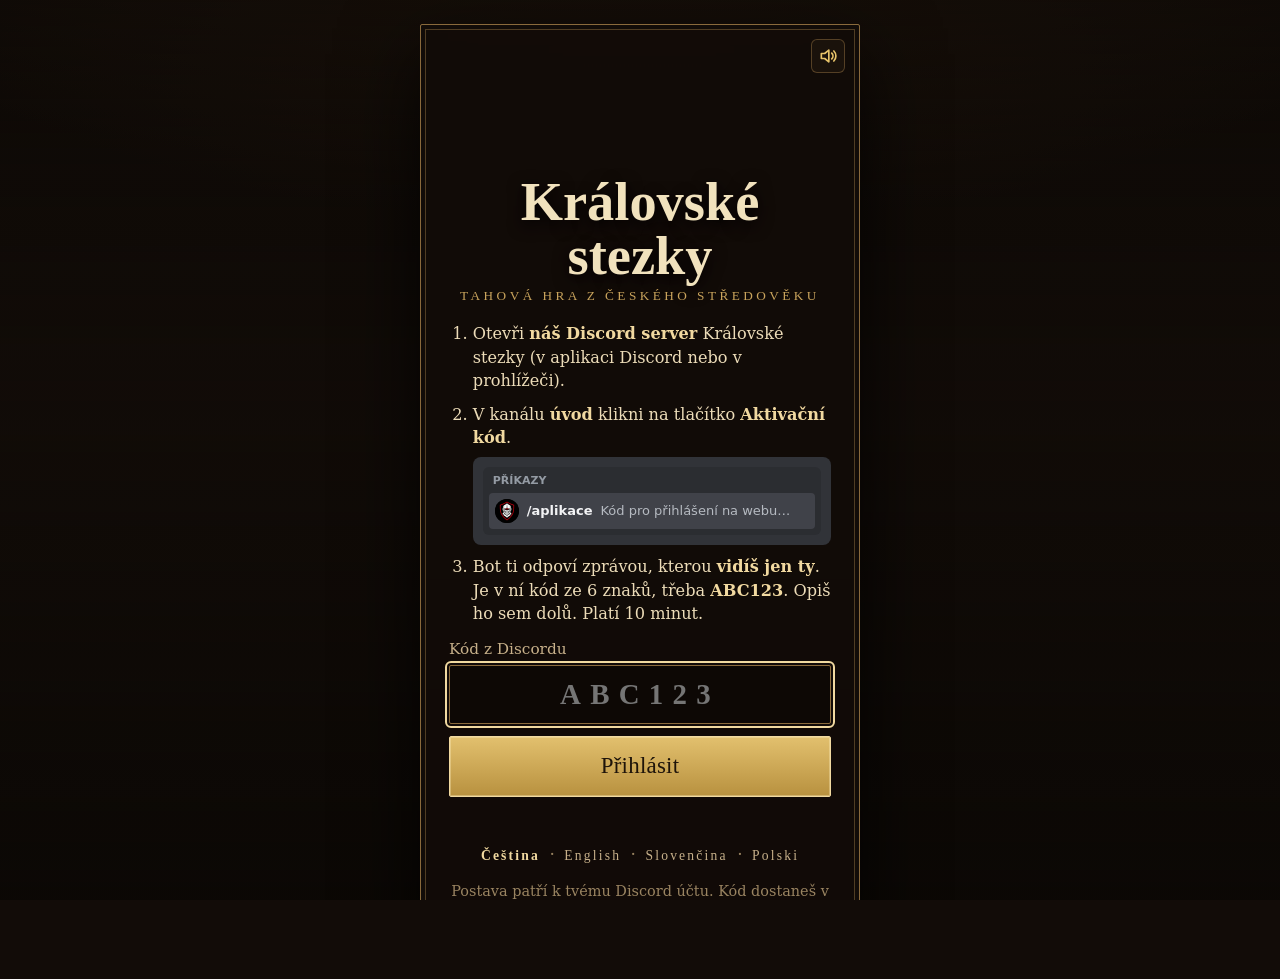
<file: index.html>
<!doctype html>
<!-- Královské stezky — webová hra. Podává ji bot (složka www/). API je stejné jako pro mobilní aplikaci.
     Když stránku nahraješ jinam (např. libricivitatis.eu vedle stezky-api.php), nastav data-api="stezky-api.php".
     data-img = adresa úložiště obrázků (GitHub Pages repozitáře kralovske-stezky-grafika); prázdné = složka img/.
     data-zvuk = adresa složky se zvuky a hudbou (repo grafiky, zvuk/); prázdné = vedle obrázků. -->
<html lang="cs" translate="no" data-api="https://libricivitatis.eu/stezky-api.php" data-img="https://novakpa92-cz.github.io/kralovske-stezky-grafika/img/" data-zvuk="https://novakpa92-cz.github.io/kralovske-stezky-grafika/zvuk/">
<head>
<meta charset="utf-8">
<meta name="google" content="notranslate">
<meta name="viewport" content="width=device-width,initial-scale=1,viewport-fit=cover">
<meta name="theme-color" content="#16110b">
<!-- r27-5: bezpečnost — stránka smí spouštět jen vlastní skripty a mluvit jen s herním serverem a úložištěm obrázků -->
<meta http-equiv="Content-Security-Policy" content="default-src 'self'; script-src 'self'; style-src 'self' 'unsafe-inline' https://fonts.googleapis.com; font-src 'self' https://fonts.gstatic.com; img-src 'self' data: blob: https://novakpa92-cz.github.io; media-src 'self' blob: https://novakpa92-cz.github.io; connect-src 'self' https://libricivitatis.eu https://novakpa92-cz.github.io; worker-src 'self'; manifest-src 'self'; object-src 'none'; base-uri 'none'; form-action 'self'; frame-src 'none'">
<meta name="referrer" content="no-referrer">
<meta name="description" content="Královské stezky — tahová hra z Kutnohorska 15. století. Hraje se v prohlížeči na počítači i v mobilu.">
<title>Královské stezky</title>
<link rel="icon" href="ikona-192.png">
<link rel="manifest" href="manifest.webmanifest">
<link rel="apple-touch-icon" href="apple-touch-icon.png">
<meta name="apple-mobile-web-app-capable" content="yes">
<meta name="mobile-web-app-capable" content="yes">
<meta name="apple-mobile-web-app-title" content="Stezky">
<link rel="preconnect" href="https://fonts.googleapis.com">
<link rel="preconnect" href="https://fonts.gstatic.com" crossorigin>
<link rel="stylesheet" href="https://fonts.googleapis.com/css2?family=Grenze+Gotisch:wght@500;700&family=Cinzel:wght@500;700&family=EB+Garamond:ital,wght@0,400;0,600;1,400&display=swap">
<link rel="stylesheet" href="hra.css">
</head>
<body>
<div id="app">
  <!-- přihlášení -->
  <section id="login" class="screen login" hidden>
    <div class="login-card">
      <button type="button" id="login-zvuk" class="tb-full tb-zvuk login-zvuk" title="Ztlumit / zapnout zvuk (M)" aria-label="Zvuk"><svg viewBox="0 0 24 24" width="20" height="20" fill="none" stroke="currentColor" stroke-width="2" stroke-linecap="round" stroke-linejoin="round"><path d="M4 9v6h4l5 4V5L8 9z"/><path class="zv-on" d="M16.5 8.5a5 5 0 0 1 0 7M19 6a8.5 8.5 0 0 1 0 12"/><path class="zv-off" d="M17 9l5 6M22 9l-5 6"/></svg></button>
      <div class="crest pecet" aria-hidden="true">KS</div>
      <h1 data-t="app_title">Královské stezky</h1>
      <p class="sub" data-t="app_sub">Tahová hra z českého středověku</p>
      <ol class="steps">
        <li data-t="login_1">Na Discordu v kanálu <b>úvod</b> klikni na <b>🔑 Aktivační kód</b></li>
        <li><span data-t="login_2">Bot ti soukromě pošle šestimístný kód</span>
          <div class="dc-ukazka" aria-hidden="true">
            <div class="dc-nabidka"><small>PŘÍKAZY</small><div class="dc-prikaz"><img class="dc-ik" src="logo-ks.png" alt=""><b>/aplikace</b><em>Kód pro přihlášení na webu…</em></div></div>
          </div></li>
        <li data-t="login_3">Kód opiš sem</li>
      </ol>
      <form id="login-form" autocomplete="off">
        <label for="code" class="lbl" data-t="code">Kód z Discordu</label>
        <input id="code" name="code" maxlength="8" inputmode="text" autocapitalize="characters" spellcheck="false" placeholder="ABC123" required>
        <div class="plocha-volba" id="plocha-login" hidden>
          <label class="plocha-chk"><input type="checkbox" id="plocha-chk-login" checked> <span data-t="home_icon">Přidat ikonu hry na plochu</span></label>
          <p class="plocha-zamek"><svg class="zamek-ik" viewBox="0 0 24 24" aria-hidden="true"><rect x="5" y="11" width="14" height="10" rx="2"/><path d="M8 11V8a4 4 0 0 1 8 0v3"/></svg> <span data-t="home_safe_login">Ikona jen otevře tuto stránku, nic se neinstaluje. Kód platí 10 minut a jen jednou — nikomu ho nedávej.</span></p>
        </div>
        <button class="btn primary big" type="submit" data-t="login">Přihlásit</button>
        <p id="login-msg" class="msg" role="alert"></p>
      </form>
      <div class="login-discord" id="login-discord" hidden>
        <p><b>Ještě tu nehraješ?</b> Hra tě pozná podle účtu na našem Discordu. Připoj se a v kanálu <b>úvod</b> si tlačítkem <b>🔑 Aktivační kód</b> vezmi kód. Postavu pak založíš tady.</p>
        <a class="btn discord" id="login-discord-a" href="#" target="_blank" rel="noopener"><svg viewBox="0 0 24 24" width="20" height="20" aria-hidden="true"><path fill="currentColor" d="M19.3 5.3A17 17 0 0 0 15 4l-.5 1a15.6 15.6 0 0 0-5 0L9 4a17 17 0 0 0-4.3 1.3C2 9.3 1.3 13.2 1.6 17a17.3 17.3 0 0 0 5.3 2.7l1.1-1.8c-.6-.2-1.2-.5-1.8-.9l.4-.3a12.3 12.3 0 0 0 10.8 0l.4.3c-.6.4-1.2.7-1.8.9l1.1 1.8a17.2 17.2 0 0 0 5.3-2.7c.4-4.4-.7-8.2-3.1-11.7zM8.7 14.7c-1 0-1.9-1-1.9-2.1s.8-2.1 1.9-2.1 1.9 1 1.9 2.1-.8 2.1-1.9 2.1zm6.6 0c-1 0-1.9-1-1.9-2.1s.8-2.1 1.9-2.1 1.9 1 1.9 2.1-.8 2.1-1.9 2.1z"/></svg> Přidat se na náš Discord</a>
      </div>
      <details class="login-heslo" id="login-heslo" hidden><summary>Přihlásit jménem a heslem</summary>
        <form id="login-pw" autocomplete="on">
          <label for="pw-name" class="lbl">Jméno</label>
          <input id="pw-name" name="username" autocomplete="username" maxlength="40" spellcheck="false" required>
          <label for="pw-pass" class="lbl">Heslo</label>
          <input id="pw-pass" name="password" type="password" autocomplete="current-password" maxlength="200" required>
          <button class="btn primary" type="submit">Přihlásit heslem</button>
          <p class="plocha-zamek">Heslo si nastavíš na Discordu příkazem <b>/heslo</b>. Ve hře se ukládá jen jeho otisk.</p>
          <p id="pw-msg" class="msg" role="alert"></p>
        </form></details>
      <div class="lang-row">
        <button type="button" class="link" data-lang="cs">Čeština</button> ·
        <button type="button" class="link" data-lang="en">English</button> ·
        <button type="button" class="link" data-lang="sk">Slovenčina</button> ·
        <button type="button" class="link" data-lang="pl">Polski</button>
      </div>
      <p class="fine" data-t="login_note">Postava patří k tvému Discord účtu.</p>
    </div>
  </section>

  <!-- r27-4: načítací obrazovka po přihlášení (podle načítání na serveru) -->
  <section id="nacitani" class="screen nacitani" hidden aria-live="polite">
    <div class="n-stred"><span class="pecet n-pecet" aria-hidden="true">KS</span><h1>Královské stezky</h1><p class="n-pod">Tahová hra z českého středověku</p></div>
    <div class="n-lista">
      <div class="n-vlevo">
        <p class="n-kraj"><i>◆</i> <span class="n-rok">Kutnohorsko · Léta Páně 1403</span> <i>◆</i></p>
        <div class="spread"><h2 class="n-stav">Otevírá se městská brána…</h2><b class="n-proc">0 %</b></div>
        <div class="n-cesta"><div class="n-linka"><i></i></div><span class="pecet n-znak" aria-hidden="true"></span>
          <ol class="n-zastavky"><li>Brána</li><li>Glejt</li><li>Vyhlášky</li><li>Město</li></ol></div>
      </div>
      <div class="n-vpravo"><p class="n-kraj"><i>◆</i> <span class="n-rada-h">Rada pro cestu</span></p><p class="n-rada"></p><p class="n-drobne">Stájník ještě čistí latrínu po noční změně…</p></div>
    </div>
  </section>

  <!-- hra -->
  <section id="game" class="screen" hidden>
    <header class="topbar">
      <div class="brand"><span class="pecet" aria-hidden="true">KS</span> <span data-t="app_title">Královské stezky</span></div>
      <div class="who">
        <span id="tb-name" class="tb-name"></span>
        <span id="tb-level" class="pill"></span>
        <span id="tb-coins" class="pill gold"></span>
      </div>
      <div class="tb-cas">
        <span id="tb-clock" class="tb-clock"></span>
        <span id="tb-sky" class="tb-clock"></span>
      <button type="button" id="tb-zvuk" class="tb-full tb-zvuk" title="Ztlumit / zapnout zvuk (M)" aria-label="Zvuk"><svg viewBox="0 0 24 24" width="20" height="20" fill="none" stroke="currentColor" stroke-width="2" stroke-linecap="round" stroke-linejoin="round"><path d="M4 9v6h4l5 4V5L8 9z"/><path class="zv-on" d="M16.5 8.5a5 5 0 0 1 0 7M19 6a8.5 8.5 0 0 1 0 12"/><path class="zv-off" d="M17 9l5 6M22 9l-5 6"/></svg></button>
      <button type="button" id="tb-full" class="tb-full" title="Celá obrazovka (F)" aria-label="Celá obrazovka"><svg viewBox="0 0 24 24" width="20" height="20" fill="none" stroke="currentColor" stroke-width="2" stroke-linecap="round"><path class="fs-on" d="M4 9V4h5M20 9V4h-5M4 15v5h5M20 15v5h-5"/><path class="fs-off" d="M9 4v5H4M15 4v5h5M9 20v-5H4M15 20v-5h5"/></svg></button>
      </div>
    </header>
    <nav class="tabs" aria-label="Menu">
      <button data-tab="novy" hidden><span aria-hidden="true">✒️</span><b>Nový dobrodruh</b></button>
      <button data-tab="mesto"><span aria-hidden="true">🏰</span><b data-t="nav_town">Město</b></button>
      <button data-tab="hero"><span aria-hidden="true">🛡️</span><b data-t="nav_hero">Postava</b></button>
      <button data-tab="bag"><span aria-hidden="true">🎒</span><b data-t="nav_bag">Výbava</b></button>
      <button data-tab="pet"><span aria-hidden="true">🐾</span><b data-t="nav_pet">Mazlíček</b></button>
      <button data-tab="denik"><span aria-hidden="true">📖</span><b data-t="nav_denik">Deník</b></button>
      <button data-tab="more"><span aria-hidden="true">☰</span><b data-t="nav_more">Ostatní</b></button>
      <button data-tab="admin" hidden><span aria-hidden="true">⚙️</span><b data-t="nav_admin">Admin</b></button>
    </nav>
    <main id="view" tabindex="-1"></main>
  </section>

  <div id="toast" class="toast" role="status" aria-live="polite"></div>
  <div id="busy" class="busy" hidden><span></span></div>
</div>
<script src="scena.js"></script>
<script src="postava.js"></script>
<script src="zvuk.js"></script>
<script src="jazyky.js"></script>
<script src="obsah-jazyky.js"></script>
<script src="kampan.js"></script>
<script src="hra.js"></script>
</body>
</html>
</file>
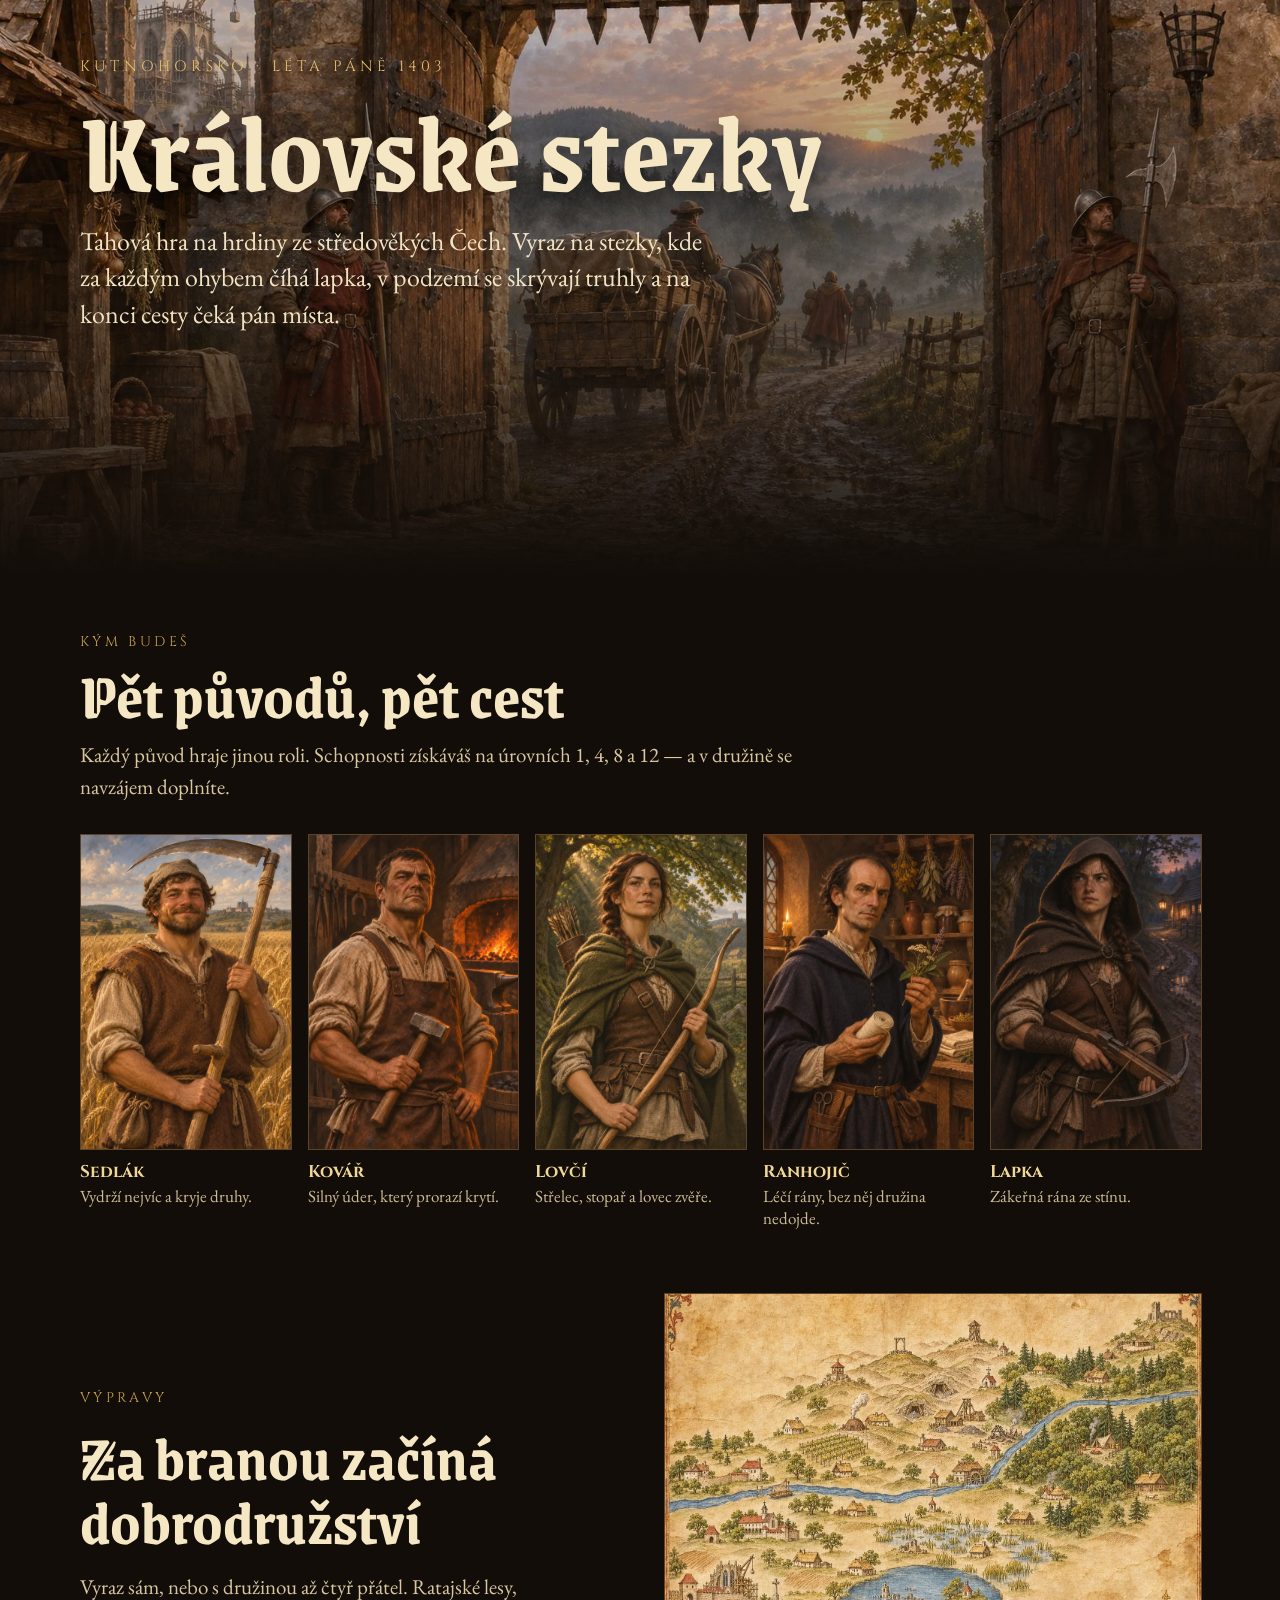
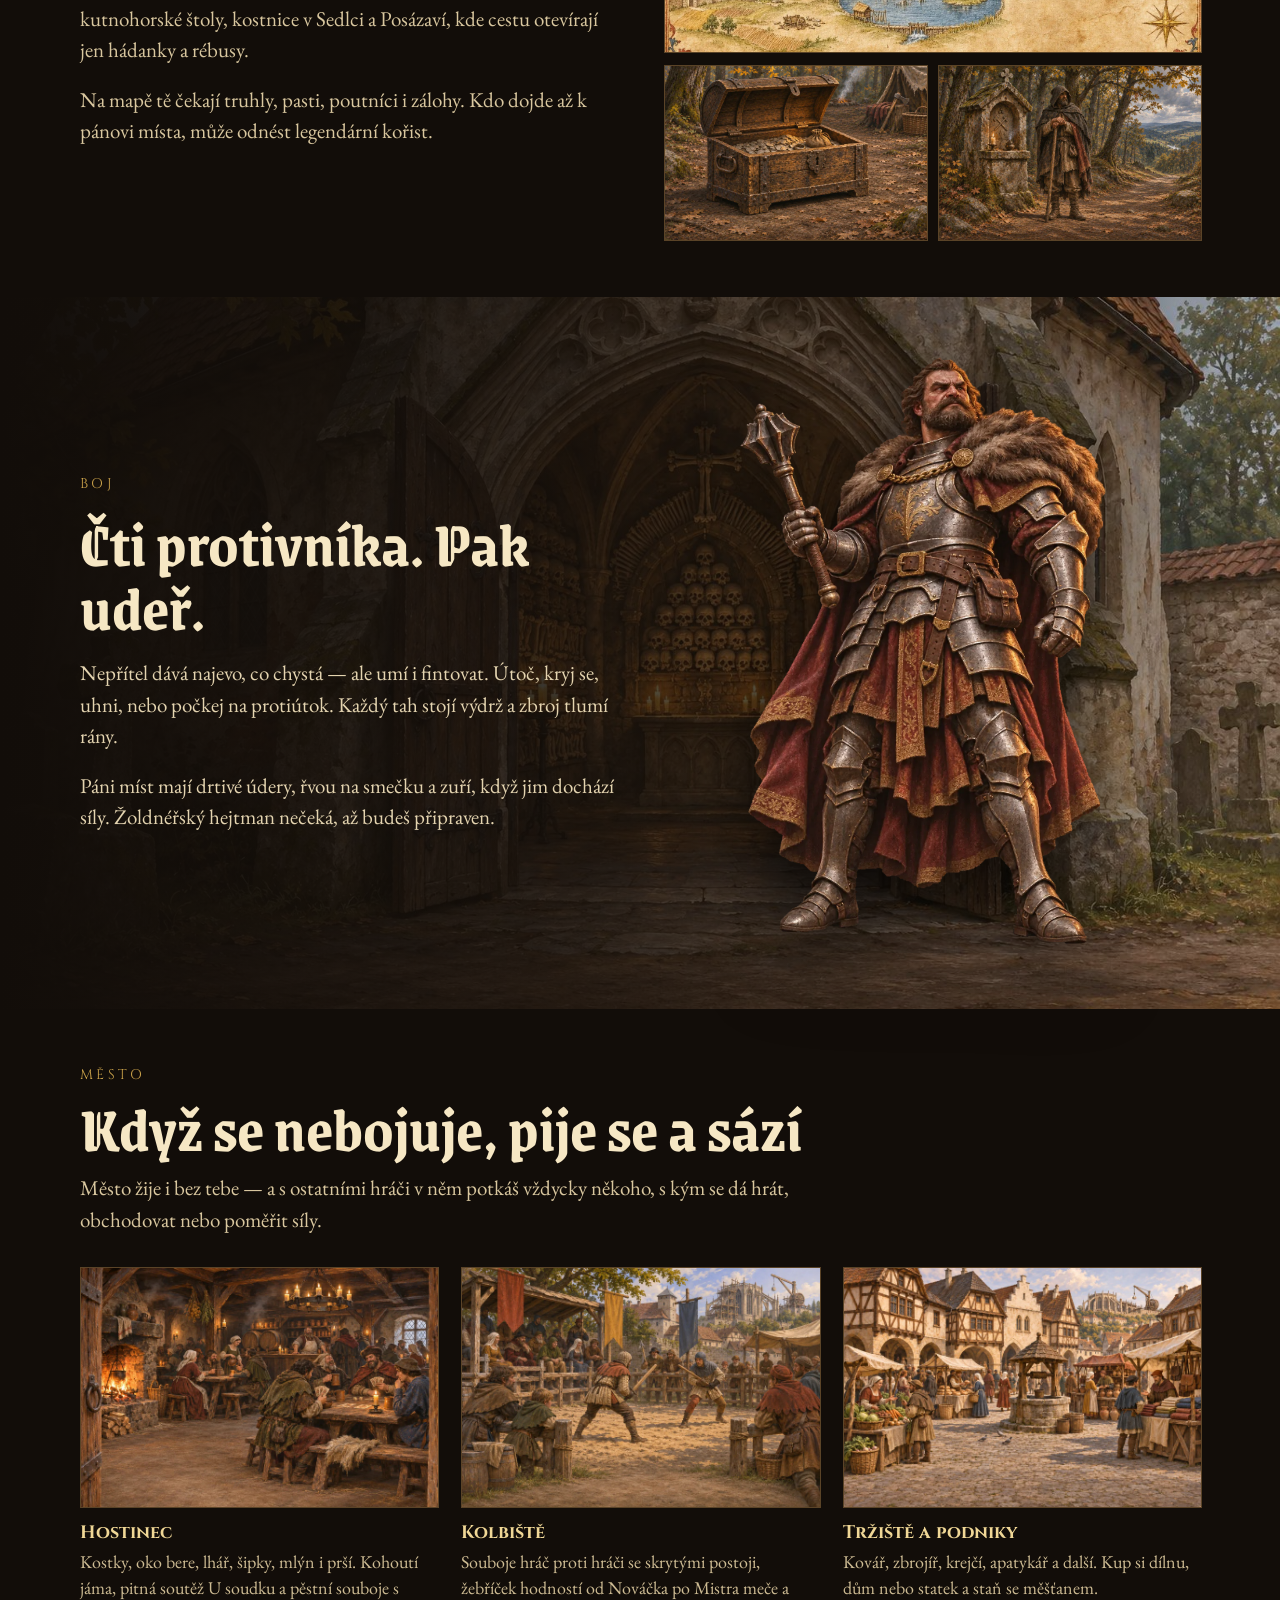
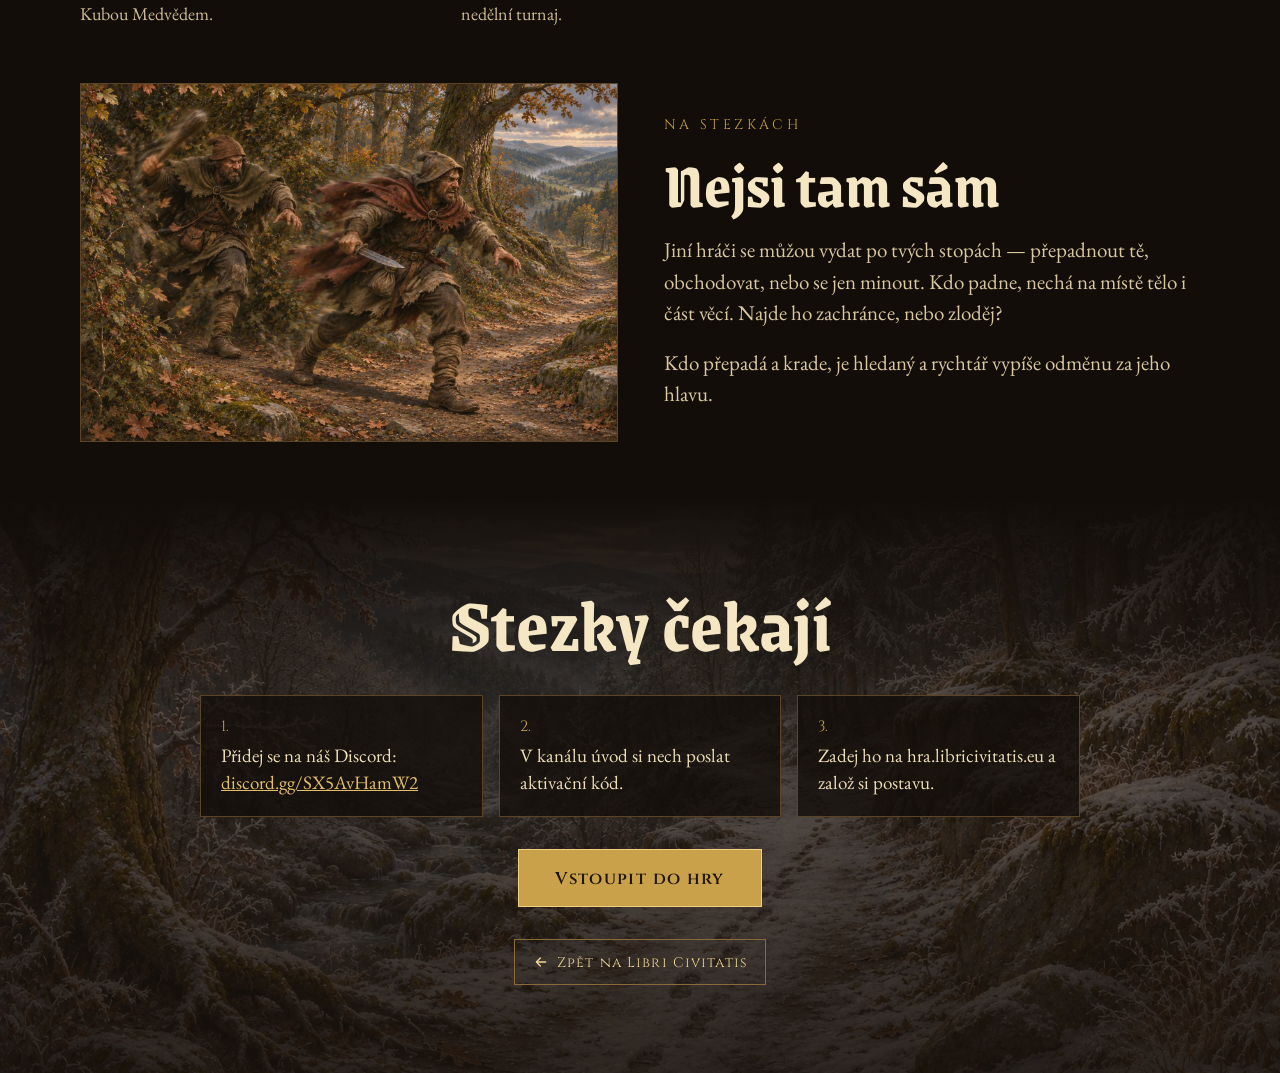
<file: promo/index.html>
<!doctype html>
<html lang="cs">
<head>
<meta charset="utf-8">
<meta name="viewport" content="width=device-width, initial-scale=1">
<title>Královské stezky — tahová hra na hrdiny z Kutnohorska roku 1403</title>
<meta name="description" content="Tahová hra na hrdiny ze středověkých Čech. Výpravy, družiny, boj, kolbiště a hostinec. Hraje se v prohlížeči na PC i v mobilu.">
<meta property="og:title" content="Královské stezky">
<meta property="og:description" content="Tahová hra na hrdiny z Kutnohorska roku 1403. Hraje se v prohlížeči na PC i v mobilu.">
<meta property="og:image" content="https://hra.libricivitatis.eu/promo/img/hero.jpg">
<meta property="og:type" content="website">
<link rel="icon" href="../ikona-192.png">
<link rel="preconnect" href="https://fonts.googleapis.com">
<link href="https://fonts.googleapis.com/css2?family=Grenze+Gotisch:wght@500;700&amp;family=EB+Garamond:ital,wght@0,400;0,600;1,400&amp;family=Cinzel:wght@600&amp;display=swap" rel="stylesheet">
<style>
body{margin:0;background:#120d09}
a{color:#e2bf6a}a:hover{color:#f3d68e}
.ks-hero{background-image:linear-gradient(180deg,rgba(18,13,9,.15) 0%,rgba(18,13,9,.55) 55%,#120d09 100%),url(img/hero.jpg);background-size:cover;background-position:center 35%}
.ks-boj{background-image:linear-gradient(90deg,#120d09 0%,rgba(18,13,9,.82) 45%,rgba(18,13,9,.2) 100%),url(img/vyprava1.jpg);background-size:cover;background-position:center}
.ks-zaver{background-image:linear-gradient(180deg,#120d09 0%,rgba(18,13,9,.6) 40%,rgba(18,13,9,.85) 100%),url(img/zima.jpg);background-size:cover;background-position:center}
</style>
</head>
<body>
<div style="font-family:'EB Garamond',Georgia,serif;color:#ecdcb8;background:#120d09;display:flex;flex-direction:column">

<section class="ks-hero" style="min-height:480px;display:flex;flex-direction:column;justify-content:flex-start;padding:56px 24px 40px">
<div style="max-width:1120px;width:100%;margin:0 auto;display:flex;flex-direction:column;gap:20px">
<p style="margin:0;font-family:Cinzel,serif;font-size:15px;letter-spacing:.28em;text-transform:uppercase;color:#e2bf6a">Kutnohorsko · Léta Páně 1403</p>
<h1 style="margin:0;font-family:'Grenze Gotisch',Georgia,serif;font-weight:700;font-size:clamp(64px,9vw,128px);line-height:.92;color:#f6e7c4;text-shadow:0 4px 30px rgba(0,0,0,.7)">Královské stezky</h1>
<p style="margin:0;max-width:640px;font-size:clamp(21px,2.2vw,26px);line-height:1.4;color:#f1e3c3;text-wrap:pretty">Tahová hra na hrdiny ze středověkých Čech. Vyraz na stezky, kde za každým ohybem číhá lapka, v podzemí se skrývají truhly a na konci cesty čeká pán místa.</p>

</div>
</section>

<section style="padding:56px 24px">
<div style="max-width:1120px;margin:0 auto;display:flex;flex-direction:column;gap:32px">
<div style="display:flex;flex-direction:column;gap:12px;max-width:720px">
<p style="margin:0;font-family:Cinzel,serif;font-size:14px;letter-spacing:.24em;text-transform:uppercase;color:#c9a14a">Kým budeš</p>
<h2 style="margin:0;font-family:'Grenze Gotisch',Georgia,serif;font-weight:700;font-size:clamp(44px,5vw,64px);line-height:1;color:#f6e7c4">Pět původů, pět cest</h2>
<p style="margin:0;font-size:21px;line-height:1.5;color:#d9c79f">Každý původ hraje jinou roli. Schopnosti získáváš na úrovních 1, 4, 8 a 12 — a v družině se navzájem doplníte.</p>
</div>
<div style="display:grid;grid-template-columns:repeat(auto-fit,minmax(min(190px,100%),1fr));gap:18px">
<figure style="margin:0;display:flex;flex-direction:column;gap:10px"><img loading="lazy" src="img/sedlak.jpg" alt="Sedlák s kosou na poli" style="width:100%;aspect-ratio:2/3;object-fit:cover;border:1px solid #5a4327"><figcaption style="display:flex;flex-direction:column;gap:2px"><strong style="font-family:Cinzel,serif;font-size:17px;color:#f0d796">Sedlák</strong><span style="font-size:17px;color:#cdbb93">Vydrží nejvíc a kryje druhy.</span></figcaption></figure>
<figure style="margin:0;display:flex;flex-direction:column;gap:10px"><img loading="lazy" src="img/kovar.jpg" alt="Kovář s kladivem u výhně" style="width:100%;aspect-ratio:2/3;object-fit:cover;border:1px solid #5a4327"><figcaption style="display:flex;flex-direction:column;gap:2px"><strong style="font-family:Cinzel,serif;font-size:17px;color:#f0d796">Kovář</strong><span style="font-size:17px;color:#cdbb93">Silný úder, který prorazí krytí.</span></figcaption></figure>
<figure style="margin:0;display:flex;flex-direction:column;gap:10px"><img loading="lazy" src="img/lovci.jpg" alt="Lovčí s lukem v lese" style="width:100%;aspect-ratio:2/3;object-fit:cover;border:1px solid #5a4327"><figcaption style="display:flex;flex-direction:column;gap:2px"><strong style="font-family:Cinzel,serif;font-size:17px;color:#f0d796">Lovčí</strong><span style="font-size:17px;color:#cdbb93">Střelec, stopař a lovec zvěře.</span></figcaption></figure>
<figure style="margin:0;display:flex;flex-direction:column;gap:10px"><img loading="lazy" src="img/ranhojic.jpg" alt="Ranhojič s bylinami" style="width:100%;aspect-ratio:2/3;object-fit:cover;border:1px solid #5a4327"><figcaption style="display:flex;flex-direction:column;gap:2px"><strong style="font-family:Cinzel,serif;font-size:17px;color:#f0d796">Ranhojič</strong><span style="font-size:17px;color:#cdbb93">Léčí rány, bez něj družina nedojde.</span></figcaption></figure>
<figure style="margin:0;display:flex;flex-direction:column;gap:10px"><img loading="lazy" src="img/lapka.jpg" alt="Lapka v kápi s kuší" style="width:100%;aspect-ratio:2/3;object-fit:cover;border:1px solid #5a4327"><figcaption style="display:flex;flex-direction:column;gap:2px"><strong style="font-family:Cinzel,serif;font-size:17px;color:#f0d796">Lapka</strong><span style="font-size:17px;color:#cdbb93">Zákeřná rána ze stínu.</span></figcaption></figure>
</div>
</div>
</section>

<section style="padding:8px 24px 56px">
<div style="max-width:1120px;margin:0 auto;display:grid;grid-template-columns:repeat(auto-fit,minmax(min(460px,100%),1fr));gap:48px;align-items:center">
<div style="display:flex;flex-direction:column;gap:18px">
<p style="margin:0;font-family:Cinzel,serif;font-size:14px;letter-spacing:.24em;text-transform:uppercase;color:#c9a14a">Výpravy</p>
<h2 style="margin:0;font-family:'Grenze Gotisch',Georgia,serif;font-weight:700;font-size:clamp(44px,5vw,64px);line-height:1;color:#f6e7c4">Za branou začíná dobrodružství</h2>
<p style="margin:0;font-size:21px;line-height:1.5;color:#d9c79f">Vyraz sám, nebo s družinou až čtyř přátel. Ratajské lesy, kutnohorské štoly, kostnice v Sedlci a Posázaví, kde cestu otevírají jen hádanky a rébusy.</p>
<p style="margin:0;font-size:21px;line-height:1.5;color:#d9c79f">Na mapě tě čekají truhly, pasti, poutníci i zálohy. Kdo dojde až k pánovi místa, může odnést legendární kořist.</p>
</div>
<div style="display:grid;grid-template-columns:repeat(2,minmax(0,1fr));gap:12px">
<img loading="lazy" src="img/mapasedlec.jpg" alt="Ručně kreslená mapa Sedlecka" style="grid-column:1 / -1;width:100%;aspect-ratio:3/2;object-fit:cover;border:1px solid #5a4327">
<img loading="lazy" src="img/truhla.jpg" alt="Otevřená truhla plná grošů" style="width:100%;aspect-ratio:3/2;object-fit:cover;border:1px solid #5a4327">
<img loading="lazy" src="img/hadanka.jpg" alt="Poutník u boží muky klade hádanku" style="width:100%;aspect-ratio:3/2;object-fit:cover;border:1px solid #5a4327">
</div>
</div>
</section>

<section class="ks-boj" style="padding:56px 24px">
<div style="max-width:1120px;margin:0 auto;display:grid;grid-template-columns:repeat(auto-fit,minmax(min(440px,100%),1fr));gap:32px;align-items:center">
<div style="display:flex;flex-direction:column;gap:18px">
<p style="margin:0;font-family:Cinzel,serif;font-size:14px;letter-spacing:.24em;text-transform:uppercase;color:#c9a14a">Boj</p>
<h2 style="margin:0;font-family:'Grenze Gotisch',Georgia,serif;font-weight:700;font-size:clamp(44px,5vw,64px);line-height:1;color:#f6e7c4">Čti protivníka. Pak udeř.</h2>
<p style="margin:0;font-size:21px;line-height:1.5;color:#e4d4b0">Nepřítel dává najevo, co chystá — ale umí i fintovat. Útoč, kryj se, uhni, nebo počkej na protiútok. Každý tah stojí výdrž a zbroj tlumí rány.</p>
<p style="margin:0;font-size:21px;line-height:1.5;color:#e4d4b0">Páni míst mají drtivé údery, řvou na smečku a zuří, když jim dochází síly. Žoldnéřský hejtman nečeká, až budeš připraven.</p>
</div>
<div style="display:flex;justify-content:center">
<img loading="lazy" src="img/hejtman.webp" alt="Žoldnéřský hejtman v plátové zbroji s palcátem" style="width:100%;max-width:400px;height:auto;filter:drop-shadow(0 20px 40px rgba(0,0,0,.8))">
</div>
</div>
</section>

<section style="padding:56px 24px">
<div style="max-width:1120px;margin:0 auto;display:flex;flex-direction:column;gap:32px">
<div style="display:flex;flex-direction:column;gap:12px;max-width:760px">
<p style="margin:0;font-family:Cinzel,serif;font-size:14px;letter-spacing:.24em;text-transform:uppercase;color:#c9a14a">Město</p>
<h2 style="margin:0;font-family:'Grenze Gotisch',Georgia,serif;font-weight:700;font-size:clamp(44px,5vw,64px);line-height:1;color:#f6e7c4">Když se nebojuje, pije se a sází</h2>
<p style="margin:0;font-size:21px;line-height:1.5;color:#d9c79f">Město žije i bez tebe — a s ostatními hráči v něm potkáš vždycky někoho, s kým se dá hrát, obchodovat nebo poměřit síly.</p>
</div>
<div style="display:grid;grid-template-columns:repeat(auto-fit,minmax(min(320px,100%),1fr));gap:24px">
<figure style="margin:0;display:flex;flex-direction:column;gap:12px"><img loading="lazy" src="img/hostinec.jpg" alt="Hostinec plný hostů u krbu" style="width:100%;aspect-ratio:3/2;object-fit:cover;border:1px solid #5a4327"><figcaption style="display:flex;flex-direction:column;gap:4px"><strong style="font-family:Cinzel,serif;font-size:18px;color:#f0d796">Hostinec</strong><span style="font-size:18px;line-height:1.45;color:#cdbb93">Kostky, oko bere, lhář, šipky, mlýn i prší. Kohoutí jáma, pitná soutěž U soudku a pěstní souboje s Kubou Medvědem.</span></figcaption></figure>
<figure style="margin:0;display:flex;flex-direction:column;gap:12px"><img loading="lazy" src="img/kolbiste.jpg" alt="Kolbiště se šermíři a diváky" style="width:100%;aspect-ratio:3/2;object-fit:cover;border:1px solid #5a4327"><figcaption style="display:flex;flex-direction:column;gap:4px"><strong style="font-family:Cinzel,serif;font-size:18px;color:#f0d796">Kolbiště</strong><span style="font-size:18px;line-height:1.45;color:#cdbb93">Souboje hráč proti hráči se skrytými postoji, žebříček hodností od Nováčka po Mistra meče a nedělní turnaj.</span></figcaption></figure>
<figure style="margin:0;display:flex;flex-direction:column;gap:12px"><img loading="lazy" src="img/trziste.jpg" alt="Rušné tržiště se stánky" style="width:100%;aspect-ratio:3/2;object-fit:cover;border:1px solid #5a4327"><figcaption style="display:flex;flex-direction:column;gap:4px"><strong style="font-family:Cinzel,serif;font-size:18px;color:#f0d796">Tržiště a podniky</strong><span style="font-size:18px;line-height:1.45;color:#cdbb93">Kovář, zbrojíř, krejčí, apatykář a další. Kup si dílnu, dům nebo statek a staň se měšťanem.</span></figcaption></figure>
</div>
</div>
</section>

<section style="padding:0 24px 56px">
<div style="max-width:1120px;margin:0 auto;display:grid;grid-template-columns:repeat(auto-fit,minmax(min(460px,100%),1fr));gap:48px;align-items:center">
<img loading="lazy" src="img/prepadeni.jpg" alt="Lapkové přepadají poutníka na lesní cestě" style="width:100%;aspect-ratio:3/2;object-fit:cover;border:1px solid #5a4327">
<div style="display:flex;flex-direction:column;gap:18px">
<p style="margin:0;font-family:Cinzel,serif;font-size:14px;letter-spacing:.24em;text-transform:uppercase;color:#c9a14a">Na stezkách</p>
<h2 style="margin:0;font-family:'Grenze Gotisch',Georgia,serif;font-weight:700;font-size:clamp(44px,5vw,64px);line-height:1;color:#f6e7c4">Nejsi tam sám</h2>
<p style="margin:0;font-size:21px;line-height:1.5;color:#d9c79f">Jiní hráči se můžou vydat po tvých stopách — přepadnout tě, obchodovat, nebo se jen minout. Kdo padne, nechá na místě tělo i část věcí. Najde ho zachránce, nebo zloděj?</p>
<p style="margin:0;font-size:21px;line-height:1.5;color:#d9c79f">Kdo přepadá a krade, je hledaný a rychtář vypíše odměnu za jeho hlavu.</p>
</div>
</div>
</section>

<section class="ks-zaver" style="padding:88px 24px">
<div style="max-width:880px;margin:0 auto;display:flex;flex-direction:column;gap:32px;align-items:center;text-align:center">
<h2 style="margin:0;font-family:'Grenze Gotisch',Georgia,serif;font-weight:700;font-size:clamp(48px,6vw,80px);line-height:1;color:#f6e7c4">Stezky čekají</h2>
<ol style="margin:0;padding:0;list-style:none;display:grid;grid-template-columns:repeat(auto-fit,minmax(min(240px,100%),1fr));gap:16px;text-align:left;width:100%">
<li style="display:flex;flex-direction:column;gap:6px;padding:20px;background:rgba(18,13,9,.78);border:1px solid #5a4327"><span style="font-family:Cinzel,serif;font-size:15px;color:#c9a14a">1.</span><span style="font-size:19px;line-height:1.4">Přidej se na náš Discord: <a href="https://discord.gg/SX5AvHamW2">discord.gg/SX5AvHamW2</a></span></li>
<li style="display:flex;flex-direction:column;gap:6px;padding:20px;background:rgba(18,13,9,.78);border:1px solid #5a4327"><span style="font-family:Cinzel,serif;font-size:15px;color:#c9a14a">2.</span><span style="font-size:19px;line-height:1.4">V kanálu úvod si nech poslat aktivační kód.</span></li>
<li style="display:flex;flex-direction:column;gap:6px;padding:20px;background:rgba(18,13,9,.78);border:1px solid #5a4327"><span style="font-family:Cinzel,serif;font-size:15px;color:#c9a14a">3.</span><span style="font-size:19px;line-height:1.4">Zadej ho na hra.libricivitatis.eu a založ si postavu.</span></li>
</ol>
<p id="pocitadlo" hidden style="margin:0;font-size:20px;color:#e4d4b0"></p>
<a href="https://hra.libricivitatis.eu" style="display:inline-flex;align-items:center;min-height:56px;padding:0 36px;background:#c9a14a;color:#1d140c;font-family:Cinzel,serif;font-weight:600;font-size:17px;letter-spacing:.08em;text-decoration:none;border:1px solid #f0cf7d">Vstoupit do hry</a>
<a href="https://libricivitatis.eu" style="display:inline-flex;align-items:center;gap:8px;min-height:44px;padding:0 18px;background:transparent;border:1px solid #8a6a36;color:#f0d796;font-family:Cinzel,serif;font-size:14px;letter-spacing:.08em;text-decoration:none"><svg aria-hidden="true" width="16" height="16" viewBox="0 0 24 24" fill="none" stroke="currentColor" stroke-width="2" stroke-linecap="round" stroke-linejoin="round"><path d="M19 12H5M11 18l-6-6 6-6"/></svg>Zpět na Libri Civitatis</a>
</div>
</section>

</div>
<script>
/* Počítadlo návštěvníků: prohlížeč se ohlásí jako nový nejvýš jednou denně; číslo drží bot hry. */
(function () {
  var den = new Date().toISOString().slice(0, 10), novy = false;
  try { novy = localStorage.getItem("ks-promo-navsteva") !== den; } catch (e) { novy = true; }
  fetch("https://libricivitatis.eu/stezky-api.php", { method: "POST", headers: { "Content-Type": "application/json" }, body: JSON.stringify({ op: "promo", novy: novy }) })
    .then(function (r) { return r.json(); })
    .then(function (d) {
      if (!d || !d.ok) return;
      if (novy) { try { localStorage.setItem("ks-promo-navsteva", den); } catch (e) { /* bez úložiště */ } }   // započítáno až po úspěšné odpovědi
      if (!d.celkem) return;
      var n = d.celkem, c = n.toLocaleString("cs-CZ");
      var t = n === 1 ? "nahlédl už " + c + " dobrodruh" : (n >= 2 && n <= 4) ? "nahlédli už " + c + " dobrodruzi" : "nahlédlo už " + c + " dobrodruhů";
      var el = document.getElementById("pocitadlo");
      el.textContent = "Na stezky " + t + ".";
      el.hidden = false;
    }).catch(function () {});
})();
</script>
</body>
</html>
</file>
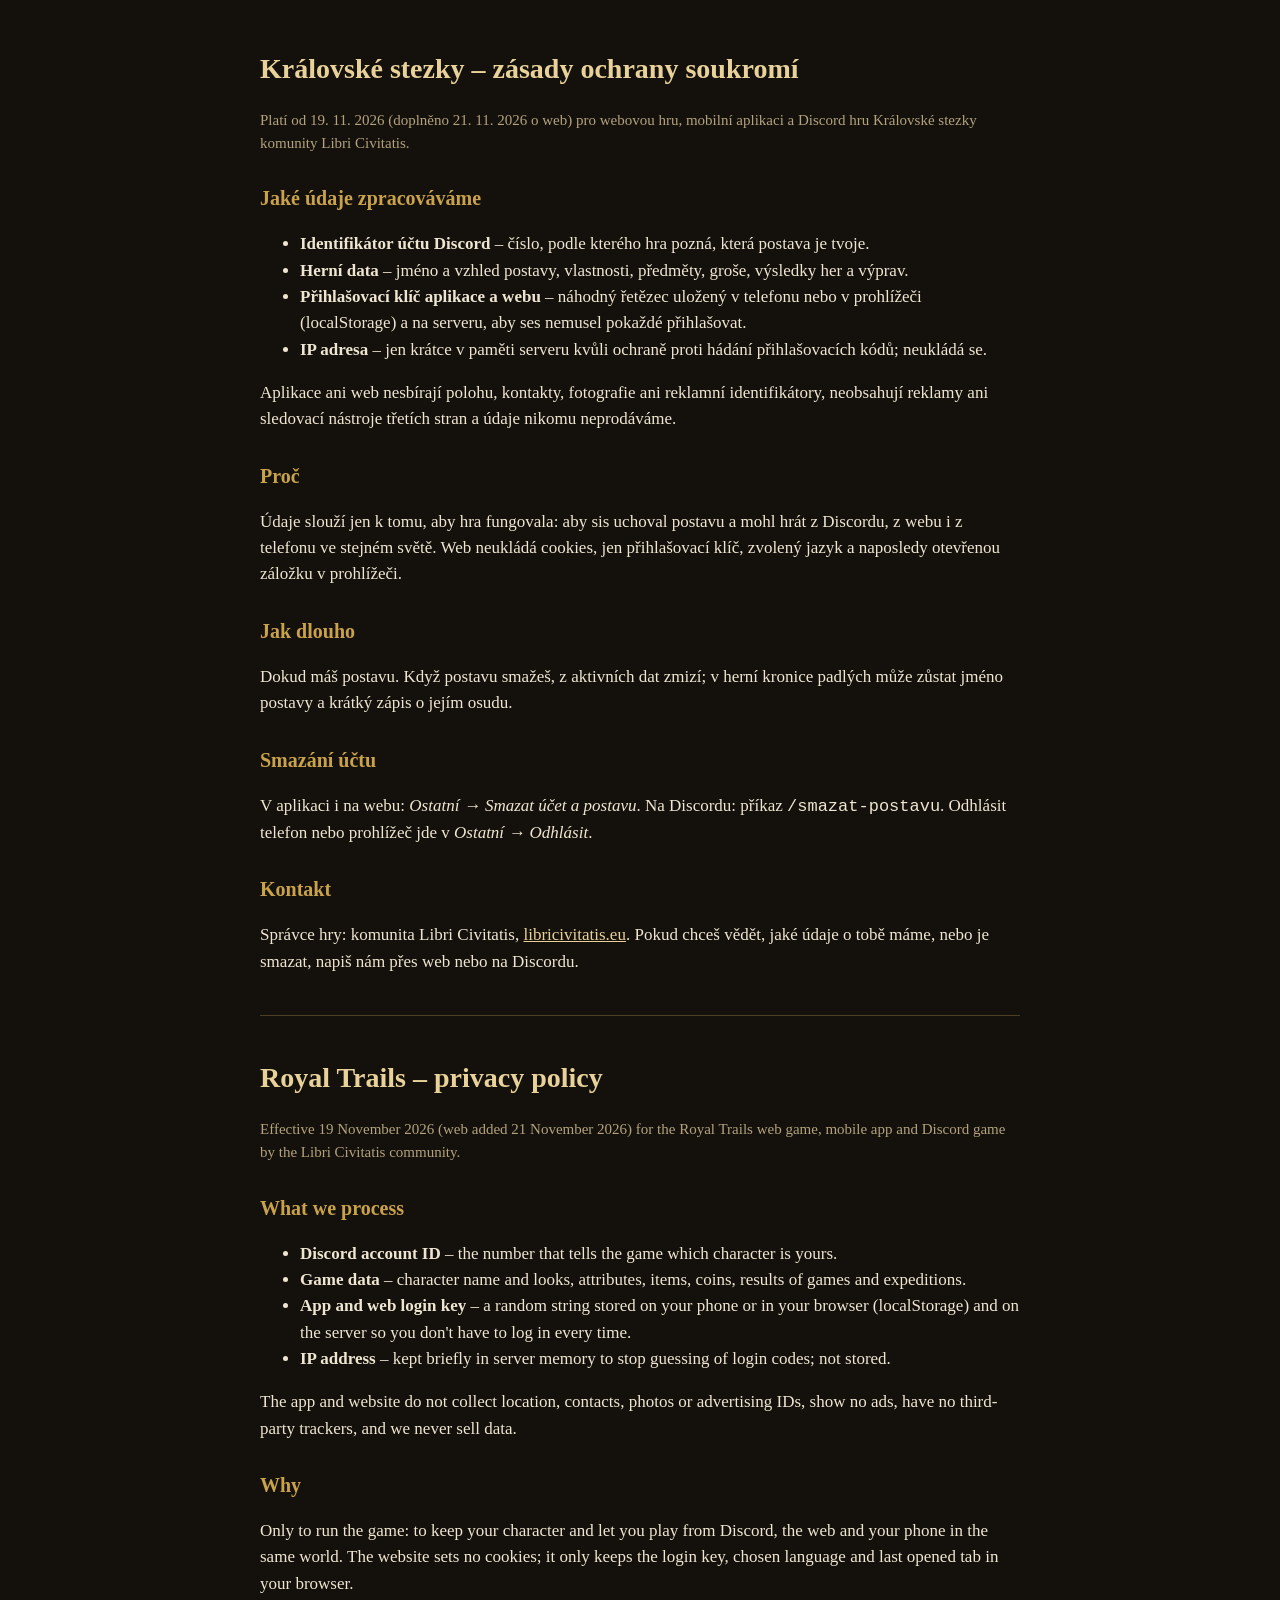
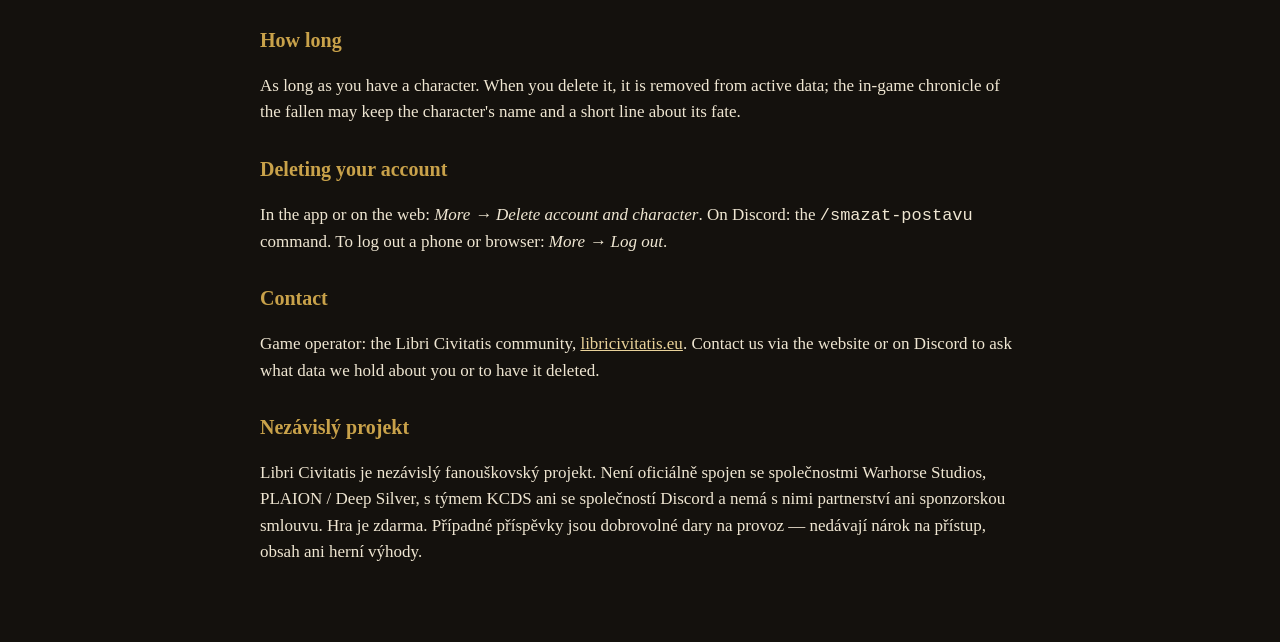
<file: soukromi.html>
<!doctype html>
<html lang="cs">
<head>
<meta charset="utf-8">
<meta name="viewport" content="width=device-width,initial-scale=1">
<title>Královské stezky – zásady ochrany soukromí / Privacy policy</title>
<style>
body{margin:0;background:#14110d;color:#efe6d2;font:17px/1.55 Georgia,serif}
main{max-width:760px;margin:0 auto;padding:28px 20px 60px}
h1{color:#e9d29a;font-size:28px}h2{color:#c9a24a;font-size:20px;margin-top:28px}
a{color:#e9d29a}hr{border:0;border-top:1px solid #4d3f24;margin:40px 0}
.note{color:#b3a27c;font-size:15px}
</style>
</head>
<body><main>
<h1>Královské stezky – zásady ochrany soukromí</h1>
<p class="note">Platí od 19. 11. 2026 (doplněno 21. 11. 2026 o web) pro webovou hru, mobilní aplikaci a Discord hru Královské stezky komunity Libri Civitatis.</p>

<h2>Jaké údaje zpracováváme</h2>
<ul>
<li><b>Identifikátor účtu Discord</b> – číslo, podle kterého hra pozná, která postava je tvoje.</li>
<li><b>Herní data</b> – jméno a vzhled postavy, vlastnosti, předměty, groše, výsledky her a výprav.</li>
<li><b>Přihlašovací klíč aplikace a webu</b> – náhodný řetězec uložený v telefonu nebo v prohlížeči (localStorage) a na serveru, aby ses nemusel pokaždé přihlašovat.</li>
<li><b>IP adresa</b> – jen krátce v paměti serveru kvůli ochraně proti hádání přihlašovacích kódů; neukládá se.</li>
</ul>
<p>Aplikace ani web nesbírají polohu, kontakty, fotografie ani reklamní identifikátory, neobsahují reklamy ani sledovací nástroje třetích stran a údaje nikomu neprodáváme.</p>

<h2>Proč</h2>
<p>Údaje slouží jen k tomu, aby hra fungovala: aby sis uchoval postavu a mohl hrát z Discordu, z webu i z telefonu ve stejném světě. Web neukládá cookies, jen přihlašovací klíč, zvolený jazyk a naposledy otevřenou záložku v prohlížeči.</p>

<h2>Jak dlouho</h2>
<p>Dokud máš postavu. Když postavu smažeš, z aktivních dat zmizí; v herní kronice padlých může zůstat jméno postavy a krátký zápis o jejím osudu.</p>

<h2>Smazání účtu</h2>
<p>V aplikaci i na webu: <i>Ostatní → Smazat účet a postavu</i>. Na Discordu: příkaz <code>/smazat-postavu</code>. Odhlásit telefon nebo prohlížeč jde v <i>Ostatní → Odhlásit</i>.</p>

<h2>Kontakt</h2>
<p>Správce hry: komunita Libri Civitatis, <a href="https://libricivitatis.eu">libricivitatis.eu</a>. Pokud chceš vědět, jaké údaje o tobě máme, nebo je smazat, napiš nám přes web nebo na Discordu.</p>

<hr>

<h1>Royal Trails – privacy policy</h1>
<p class="note">Effective 19 November 2026 (web added 21 November 2026) for the Royal Trails web game, mobile app and Discord game by the Libri Civitatis community.</p>
<h2>What we process</h2>
<ul>
<li><b>Discord account ID</b> – the number that tells the game which character is yours.</li>
<li><b>Game data</b> – character name and looks, attributes, items, coins, results of games and expeditions.</li>
<li><b>App and web login key</b> – a random string stored on your phone or in your browser (localStorage) and on the server so you don't have to log in every time.</li>
<li><b>IP address</b> – kept briefly in server memory to stop guessing of login codes; not stored.</li>
</ul>
<p>The app and website do not collect location, contacts, photos or advertising IDs, show no ads, have no third-party trackers, and we never sell data.</p>
<h2>Why</h2>
<p>Only to run the game: to keep your character and let you play from Discord, the web and your phone in the same world. The website sets no cookies; it only keeps the login key, chosen language and last opened tab in your browser.</p>
<h2>How long</h2>
<p>As long as you have a character. When you delete it, it is removed from active data; the in-game chronicle of the fallen may keep the character's name and a short line about its fate.</p>
<h2>Deleting your account</h2>
<p>In the app or on the web: <i>More → Delete account and character</i>. On Discord: the <code>/smazat-postavu</code> command. To log out a phone or browser: <i>More → Log out</i>.</p>
<h2>Contact</h2>
<p>Game operator: the Libri Civitatis community, <a href="https://libricivitatis.eu">libricivitatis.eu</a>. Contact us via the website or on Discord to ask what data we hold about you or to have it deleted.</p>
<h2>Nezávislý projekt</h2>
<p>Libri Civitatis je nezávislý fanouškovský projekt. Není oficiálně spojen se společnostmi Warhorse Studios, PLAION / Deep Silver, s týmem KCDS ani se společností Discord a nemá s nimi partnerství ani sponzorskou smlouvu. Hra je zdarma. Případné příspěvky jsou dobrovolné dary na provoz — nedávají nárok na přístup, obsah ani herní výhody.</p>
</main></body></html>
</file>
